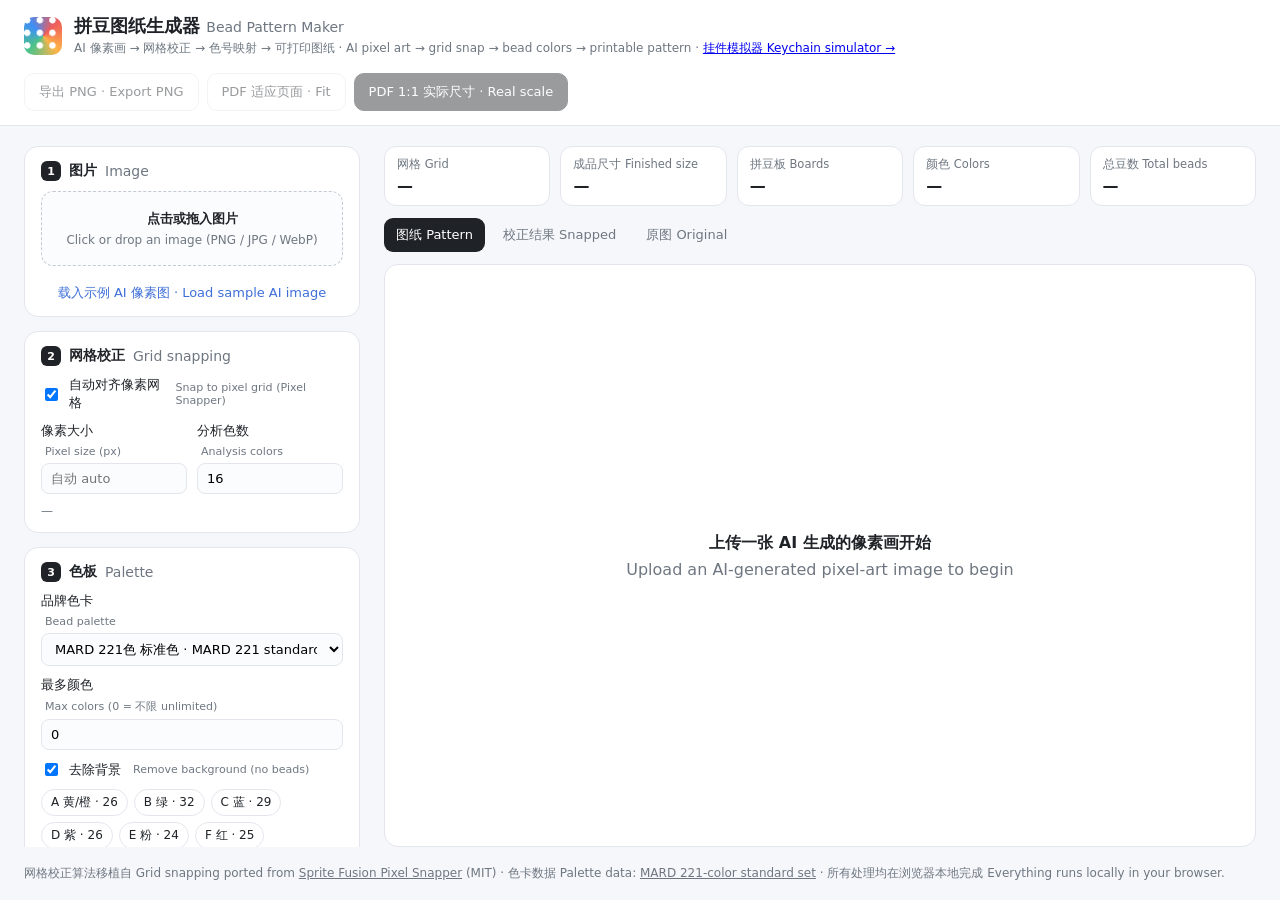
<file: index.html>
<!doctype html>
<html lang="zh-CN">
<head>
  <meta charset="utf-8" />
  <meta name="viewport" content="width=device-width, initial-scale=1" />
  <title>拼豆图纸生成器 · Bead Pattern Maker</title>
  <link rel="stylesheet" href="src/styles.css" />
  <script src="vendor/jspdf.umd.min.js"></script>
</head>
<body>
  <header class="topbar">
    <div class="brand">
      <span class="logo" aria-hidden="true"></span>
      <div>
        <h1>拼豆图纸生成器 <span>Bead Pattern Maker</span></h1>
        <p>AI 像素画 → 网格校正 → 色号映射 → 可打印图纸 · AI pixel art → grid snap → bead colors → printable pattern · <a href="simulator.html">挂件模拟器 Keychain simulator →</a></p>
      </div>
    </div>
    <div class="export">
      <button id="btn-png" class="btn" disabled>导出 PNG · Export PNG</button>
      <button id="btn-pdf-fit" class="btn" disabled>PDF 适应页面 · Fit</button>
      <button id="btn-pdf-real" class="btn primary" disabled>PDF 1:1 实际尺寸 · Real scale</button>
    </div>
  </header>

  <main class="layout">
    <aside class="panel">
      <section class="card">
        <h2><b>1</b> 图片 <span>Image</span></h2>
        <label id="drop" class="drop">
          <input id="file" type="file" accept="image/png,image/jpeg,image/webp,image/gif" hidden />
          <strong>点击或拖入图片</strong>
          <span>Click or drop an image (PNG / JPG / WebP)</span>
        </label>
        <button id="btn-sample" class="link">载入示例 AI 像素图 · Load sample AI image</button>
      </section>

      <section class="card">
        <h2><b>2</b> 网格校正 <span>Grid snapping</span></h2>
        <label class="check"><input id="snap-on" type="checkbox" checked /> 自动对齐像素网格 <em>Snap to pixel grid (Pixel Snapper)</em></label>
        <div class="row2">
          <label>像素大小 <em>Pixel size (px)</em>
            <input id="pixel-size" type="number" min="1" step="0.5" placeholder="自动 auto" />
          </label>
          <label>分析色数 <em>Analysis colors</em>
            <input id="k-colors" type="number" min="2" max="64" value="16" />
          </label>
        </div>
        <p class="hint" id="snap-info">—</p>
      </section>

      <section class="card">
        <h2><b>3</b> 色板 <span>Palette</span></h2>
        <label>品牌色卡 <em>Bead palette</em>
          <select id="palette"></select>
        </label>
        <label>最多颜色 <em>Max colors (0 = 不限 unlimited)</em>
          <input id="max-colors" type="number" min="0" max="300" value="0" />
        </label>
        <label class="check"><input id="remove-bg" type="checkbox" checked /> 去除背景 <em>Remove background (no beads)</em></label>
        <div class="series" id="series"></div>
        <details>
          <summary>排除颜色 Exclude colors <span id="excluded-count"></span></summary>
          <p class="hint">点击色块排除/恢复 · Click a swatch to exclude / restore</p>
          <div id="swatches" class="swatches"></div>
        </details>
      </section>

      <section class="card">
        <h2><b>4</b> 尺寸 <span>Size</span></h2>
        <div class="row2">
          <label>豆子规格 <em>Bead size</em>
            <select id="bead">
              <option value="2.6" selected>2.6 mm 迷你 Mini</option>
              <option value="5">5 mm 标准 Standard</option>
              <option value="custom">自定义 Custom</option>
            </select>
          </label>
          <label>间距 mm <em>Pitch (mm)</em>
            <input id="pitch" type="number" min="1" max="20" step="0.1" value="2.6" disabled />
          </label>
        </div>
        <div class="seg" role="radiogroup" id="size-mode">
          <label><input type="radio" name="mode" value="original" /><span>原始网格<em>Original</em></span></label>
          <label><input type="radio" name="mode" value="cm" checked /><span>限定尺寸<em>Fit within cm</em></span></label>
          <label><input type="radio" name="mode" value="beads" /><span>豆子数<em>Bead count</em></span></label>
        </div>
        <div class="row2" id="target-row">
          <label>最大宽 <em id="unit-w">Max width (cm)</em><input id="target-w" type="number" min="1" step="0.5" value="13" /></label>
          <label>最大高 <em id="unit-h">Max height (cm)</em><input id="target-h" type="number" min="1" step="0.5" value="13" /></label>
        </div>
        <label>拼豆板 <em>Pegboard</em>
          <select id="board">
            <option value="52" selected>52 × 52</option>
            <option value="29">29 × 29</option>
            <option value="50">50 × 50</option>
            <option value="26">26 × 26</option>
            <option value="custom">自定义 Custom</option>
          </select>
        </label>
        <input id="board-custom" type="number" min="5" max="200" value="52" hidden />
      </section>

      <section class="card">
        <h2><b>5</b> 显示 <span>Display</span></h2>
        <label class="check"><input id="show-codes" type="checkbox" checked /> 格内显示色号 <em>Codes in cells</em></label>
        <label>格子像素 <em>Cell size (preview/PNG)</em>
          <input id="cell-px" type="range" min="10" max="48" value="26" />
        </label>
      </section>
    </aside>

    <section class="main">
      <div class="stats" id="stats">
        <div><span>网格 Grid</span><b id="s-grid">—</b></div>
        <div><span>成品尺寸 Finished size</span><b id="s-size">—</b></div>
        <div><span>拼豆板 Boards</span><b id="s-boards">—</b></div>
        <div><span>颜色 Colors</span><b id="s-colors">—</b></div>
        <div><span>总豆数 Total beads</span><b id="s-total">—</b></div>
      </div>
      <div class="tabs" role="tablist">
        <button data-view="pattern" class="active">图纸 Pattern</button>
        <button data-view="snapped">校正结果 Snapped</button>
        <button data-view="original">原图 Original</button>
        <span id="status" class="status"></span>
      </div>
      <div class="viewer" id="viewer">
        <div class="empty" id="empty">
          <strong>上传一张 AI 生成的像素画开始</strong>
          <span>Upload an AI-generated pixel-art image to begin</span>
        </div>
      </div>
    </section>
  </main>
  <footer class="foot">
    网格校正算法移植自 Grid snapping ported from <a href="https://github.com/Hugo-Dz/spritefusion-pixel-snapper" target="_blank" rel="noopener">Sprite Fusion Pixel Snapper</a> (MIT) ·
    色卡数据 Palette data: <span id="palette-source"></span> · 所有处理均在浏览器本地完成 Everything runs locally in your browser.
  </footer>
  <script type="module" src="src/app.js"></script>
</body>
</html>
</file>
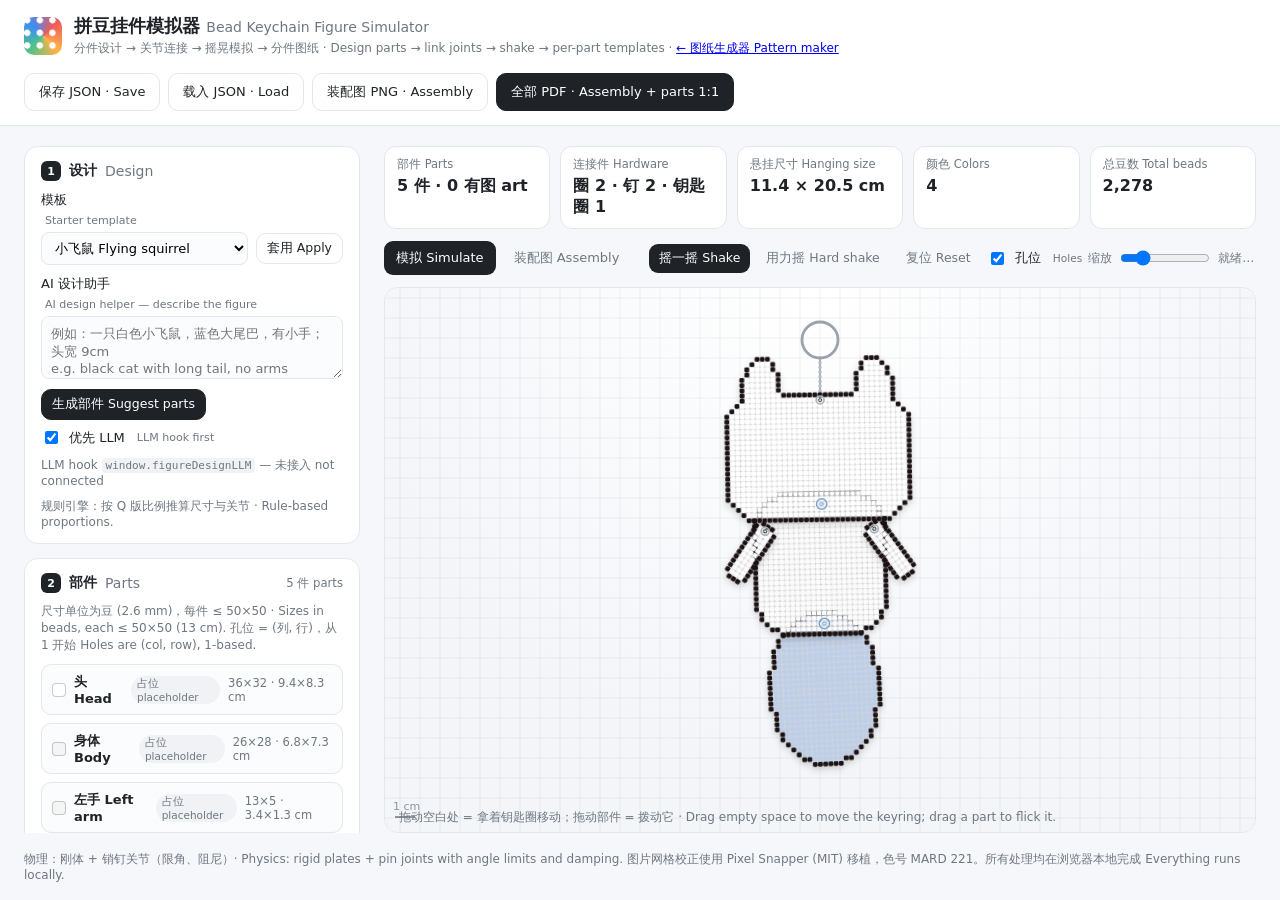
<file: simulator.html>
<!doctype html>
<html lang="zh-CN">
<head>
  <meta charset="utf-8" />
  <meta name="viewport" content="width=device-width, initial-scale=1" />
  <title>拼豆挂件模拟器 · Bead Keychain Figure Simulator</title>
  <link rel="stylesheet" href="src/styles.css" />
  <link rel="stylesheet" href="src/figure/figure.css" />
  <script src="vendor/jspdf.umd.min.js"></script>
</head>
<body>
  <header class="topbar">
    <div class="brand">
      <span class="logo" aria-hidden="true"></span>
      <div>
        <h1>拼豆挂件模拟器 <span>Bead Keychain Figure Simulator</span></h1>
        <p>分件设计 → 关节连接 → 摇晃模拟 → 分件图纸 · Design parts → link joints → shake → per-part templates · <a href="index.html">← 图纸生成器 Pattern maker</a></p>
      </div>
    </div>
    <div class="export">
      <button id="btn-save" class="btn">保存 JSON · Save</button>
      <label class="btn">载入 JSON · Load<input id="file-load" type="file" accept="application/json,.json" hidden /></label>
      <button id="btn-assembly-png" class="btn">装配图 PNG · Assembly</button>
      <button id="btn-figure-pdf" class="btn primary">全部 PDF · Assembly + parts 1:1</button>
    </div>
  </header>

  <main class="layout">
    <aside class="panel">
      <section class="card">
        <h2><b>1</b> 设计 <span>Design</span></h2>
        <label>模板 <em>Starter template</em>
          <div class="inline">
            <select id="template"></select>
            <button id="btn-template" class="btn small">套用 Apply</button>
          </div>
        </label>
        <label>AI 设计助手 <em>AI design helper — describe the figure</em>
          <textarea id="ai-text" rows="3" placeholder="例如：一只白色小飞鼠，蓝色大尾巴，有小手；头宽 9cm&#10;e.g. black cat with long tail, no arms"></textarea>
        </label>
        <div class="inline">
          <button id="btn-ai" class="btn small primary">生成部件 Suggest parts</button>
          <label class="check"><input id="ai-llm" type="checkbox" checked /> 优先 LLM <em>LLM hook first</em></label>
        </div>
        <p class="hint">LLM hook <code>window.figureDesignLLM</code> <span id="llm-state"></span></p>
        <p class="hint" id="ai-info">规则引擎：按 Q 版比例推算尺寸与关节 · Rule-based proportions.</p>
      </section>

      <section class="card">
        <h2><b>2</b> 部件 <span>Parts</span> <small id="part-count"></small></h2>
        <p class="hint">尺寸单位为豆 (2.6 mm)，每件 ≤ 50×50 · Sizes in beads, each ≤ 50×50 (13 cm). 孔位 = (列, 行)，从 1 开始 Holes are (col, row), 1-based.</p>
        <div id="parts"></div>
        <button id="btn-add" class="btn small">＋ 添加部件 Add part</button>
      </section>

      <section class="card">
        <h2><b>3</b> 挂链 <span>Chain</span></h2>
        <div class="row2">
          <label>节数 <em>Links</em><input id="chain-links" type="number" min="0" max="8" value="3" /></label>
          <label>每节 mm <em>Link length</em><input id="chain-len" type="number" min="2" max="20" value="7" /></label>
        </div>
      </section>
    </aside>

    <section class="main">
      <div class="stats" id="stats">
        <div><span>部件 Parts</span><b id="s-parts">—</b></div>
        <div><span>连接件 Hardware</span><b id="s-hw">—</b></div>
        <div><span>悬挂尺寸 Hanging size</span><b id="s-size">—</b></div>
        <div><span>颜色 Colors</span><b id="s-colors">—</b></div>
        <div><span>总豆数 Total beads</span><b id="s-total">—</b></div>
      </div>
      <div class="tabs" role="tablist">
        <button data-view="sim" class="active">模拟 Simulate</button>
        <button data-view="assembly">装配图 Assembly</button>
        <span class="toolbar" id="sim-tools">
          <button id="btn-shake" class="btn small primary">摇一摇 Shake</button>
          <button id="btn-shake-hard" class="btn small">用力摇 Hard shake</button>
          <button id="btn-reset" class="btn small">复位 Reset</button>
          <label class="check"><input id="show-joints" type="checkbox" checked /> 孔位 <em>Holes</em></label>
          <label class="zoom">缩放 <input id="zoom" type="range" min="1" max="6" step="0.1" value="3" /></label>
        </span>
        <span id="status" class="status"></span>
      </div>
      <div class="viewer sim-viewer" id="viewer">
        <canvas id="sim" class="sim"></canvas>
        <div id="assembly" class="assembly" hidden></div>
        <p class="sim-hint" id="sim-hint">拖动空白处 = 拿着钥匙圈移动；拖动部件 = 拨动它 · Drag empty space to move the keyring; drag a part to flick it.</p>
        <ul class="issues" id="issues"></ul>
      </div>
    </section>
  </main>
  <footer class="foot">
    物理：刚体 + 销钉关节（限角、阻尼）· Physics: rigid plates + pin joints with angle limits and damping. 图片网格校正使用 Pixel Snapper (MIT) 移植，色号 MARD 221。所有处理均在浏览器本地完成 Everything runs locally.
  </footer>
  <script type="module" src="src/figure/figure-app.js"></script>
</body>
</html>
</file>
<file: src/styles.css>
:root {
  --bg: #f6f7fb;
  --card: #ffffff;
  --ink: #1f2328;
  --muted: #6e7781;
  --line: #e3e6ec;
  --accent: #ef5b5b;
  --accent-2: #ffb347;
  --radius: 14px;
  font-family: "Inter", "Noto Sans CJK SC", "PingFang SC", "Microsoft YaHei", system-ui, sans-serif;
  color: var(--ink);
  background: var(--bg);
}
* { box-sizing: border-box; }
body { margin: 0; height: 100vh; display: flex; flex-direction: column; overflow: hidden; }
em { font-style: normal; color: var(--muted); font-size: 0.85em; margin-left: 4px; }

.topbar {
  display: flex; align-items: center; justify-content: space-between; gap: 16px; flex-wrap: wrap;
  padding: 14px 24px; background: var(--card); border-bottom: 1px solid var(--line);
  position: sticky; top: 0; z-index: 5;
}
.brand { display: flex; gap: 12px; align-items: center; }
.logo {
  width: 38px; height: 38px; border-radius: 10px; flex: none;
  background:
    radial-gradient(circle at 25% 25%, #fff 0 3px, transparent 3.5px) 0 0 / 12.66px 12.66px,
    conic-gradient(from 45deg, var(--accent), var(--accent-2), #4cc38a, #3e8ef7, var(--accent));
}
h1 { margin: 0; font-size: 18px; }
h1 span { font-weight: 500; color: var(--muted); font-size: 14px; }
.brand p { margin: 2px 0 0; color: var(--muted); font-size: 12px; }
.export { display: flex; gap: 8px; flex-wrap: wrap; }

.btn {
  border: 1px solid var(--line); background: var(--card); color: var(--ink);
  padding: 9px 14px; border-radius: 10px; font: inherit; font-size: 13px; cursor: pointer;
  transition: all .15s;
}
.btn:hover:not(:disabled) { border-color: var(--ink); }
.btn.primary { background: var(--ink); color: #fff; border-color: var(--ink); }
.btn:disabled { opacity: .45; cursor: not-allowed; }
.link { background: none; border: 0; color: #3e6fd8; padding: 8px 0 0; cursor: pointer; font: inherit; font-size: 13px; }

.layout { flex: 1; display: grid; grid-template-columns: 340px minmax(0, 1fr); grid-template-rows: minmax(0, 1fr); gap: 20px; padding: 20px 24px 8px; min-height: 0; }
.panel { display: flex; flex-direction: column; gap: 14px; overflow-y: auto; min-height: 0; padding-right: 4px; }
.panel .card { flex: none; }
.card { background: var(--card); border: 1px solid var(--line); border-radius: var(--radius); padding: 14px 16px; display: flex; flex-direction: column; gap: 10px; }
.card h2 { margin: 0; font-size: 14px; display: flex; align-items: center; gap: 8px; }
.card h2 b { width: 20px; height: 20px; border-radius: 6px; background: var(--ink); color: #fff; font-size: 11px; display: grid; place-items: center; }
.card h2 span { color: var(--muted); font-weight: 500; }
.card label { display: flex; flex-direction: column; gap: 5px; font-size: 13px; }
.card input[type=number], .card select {
  font: inherit; font-size: 13px; padding: 7px 9px; border: 1px solid var(--line); border-radius: 8px; background: #fbfcfd; width: 100%;
}
.card input:disabled { color: var(--muted); }
.row2 { display: grid; grid-template-columns: 1fr 1fr; gap: 10px; align-items: end; }
.check { flex-direction: row !important; align-items: center; gap: 8px !important; }
.check.tight { padding-bottom: 8px; }
.hint { margin: 0; font-size: 12px; color: var(--muted); }

.drop {
  border: 1.5px dashed #c4cad4; border-radius: 12px; padding: 18px; text-align: center; cursor: pointer;
  display: flex; flex-direction: column; gap: 4px; align-items: center !important; transition: all .15s; background: #fbfcfd;
}
.drop span { color: var(--muted); font-size: 12px; }
.drop.over, .drop:hover { border-color: var(--accent); background: #fff6f5; }
.drop img { max-width: 100%; max-height: 120px; image-rendering: pixelated; border-radius: 8px; }

.seg { display: grid; grid-template-columns: repeat(3, 1fr); background: #f0f2f6; border-radius: 10px; padding: 3px; gap: 3px; }
.seg label { cursor: pointer; }
.seg input { display: none; }
.seg span { display: flex; flex-direction: column; align-items: center; padding: 6px 2px; border-radius: 8px; font-size: 12px; }
.seg span em { margin: 0; font-size: 10.5px; }
.seg input:checked + span { background: var(--card); box-shadow: 0 1px 3px rgba(0,0,0,.12); font-weight: 600; }

.series { display: flex; flex-wrap: wrap; gap: 6px; }
.chip { font-size: 12px; border: 1px solid var(--line); border-radius: 999px; padding: 4px 9px; background: var(--card); cursor: pointer; user-select: none; }
.chip.off { text-decoration: line-through; color: var(--muted); background: #f0f2f6; }
details summary { cursor: pointer; font-size: 13px; }
.swatches { display: grid; grid-template-columns: repeat(auto-fill, minmax(34px, 1fr)); gap: 4px; margin-top: 8px; max-height: 260px; overflow: auto; }
.sw { aspect-ratio: 1; border-radius: 6px; border: 1px solid rgba(0,0,0,.12); font-size: 9.5px; font-weight: 600; display: grid; place-items: center; cursor: pointer; padding: 0; }
.sw.off { opacity: .25; outline: 2px solid var(--accent); outline-offset: -2px; }

.main { display: flex; flex-direction: column; gap: 12px; min-width: 0; }
.stats { display: grid; grid-template-columns: repeat(5, 1fr); gap: 10px; }
.stats div { background: var(--card); border: 1px solid var(--line); border-radius: 12px; padding: 10px 12px; display: flex; flex-direction: column; gap: 4px; }
.stats span { color: var(--muted); font-size: 11.5px; }
.stats b { font-size: 16px; }
.tabs { display: flex; gap: 6px; align-items: center; }
.tabs button { border: 0; background: none; padding: 8px 12px; border-radius: 9px; font: inherit; font-size: 13px; cursor: pointer; color: var(--muted); }
.tabs button.active { background: var(--ink); color: #fff; }
.status { margin-left: auto; font-size: 12px; color: var(--muted); }
.status.err { color: var(--accent); }
.viewer {
  flex: 1; background: var(--card); border: 1px solid var(--line); border-radius: var(--radius);
  overflow: auto; min-height: 0; display: flex; padding: 16px;
}
.viewer > canvas, .viewer > img { margin: auto; display: block; image-rendering: pixelated; }
.viewer > img.scaled { width: min(100%, 720px); height: auto; }
.empty { margin: auto; text-align: center; display: flex; flex-direction: column; gap: 6px; color: var(--muted); }
.empty strong { color: var(--ink); font-size: 16px; }
.foot { padding: 10px 24px 18px; font-size: 12px; color: var(--muted); }
.foot a { color: inherit; }

@media (max-width: 960px) {
  body { height: auto; overflow: visible; }
  .layout { grid-template-columns: 1fr; grid-template-rows: auto; }
  .panel { overflow: visible; }
  .stats { grid-template-columns: repeat(2, 1fr); }
  .viewer { min-height: 480px; }
}
</file>
<file: src/figure/figure.css>
.inline { display: flex; gap: 8px; align-items: center; flex-wrap: wrap; }
.inline select { flex: 1; }
.btn.small { padding: 6px 10px; font-size: 12.5px; }
textarea {
  font: inherit; font-size: 13px; padding: 8px 9px; border: 1px solid var(--line); border-radius: 8px;
  background: #fbfcfd; resize: vertical; width: 100%;
}
.card h2 small { margin-left: auto; color: var(--muted); font-weight: 500; }
.hint code { font-size: 11px; background: #f0f2f6; padding: 1px 4px; border-radius: 4px; }

.part { border: 1px solid var(--line); border-radius: 10px; margin-bottom: 8px; background: #fbfcfd; }
.part > summary {
  list-style: none; display: flex; align-items: center; gap: 8px; padding: 8px 10px; cursor: pointer; font-size: 13px;
}
.part > summary::-webkit-details-marker { display: none; }
.part > summary .dot { width: 14px; height: 14px; border-radius: 4px; border: 1px solid rgba(0,0,0,.2); flex: none; }
.part > summary .meta { margin-left: auto; color: var(--muted); font-size: 11.5px; }
.part > summary .art { font-size: 10.5px; padding: 1px 6px; border-radius: 999px; background: #e9f5ee; color: #1a7f45; }
.part > summary .art.ph { background: #f0f2f6; color: var(--muted); }
.part .body { padding: 4px 10px 10px; display: grid; grid-template-columns: 1fr 1fr; gap: 8px; }
.part .body label { font-size: 12px; gap: 3px; }
.part .body .full { grid-column: 1 / -1; }
.part .body .pair { display: flex; gap: 4px; }
.part .body input[type=color] { width: 100%; height: 32px; border: 1px solid var(--line); border-radius: 8px; padding: 2px; background: #fff; }
.part .actions { grid-column: 1 / -1; display: flex; gap: 6px; flex-wrap: wrap; }
.part .actions .danger { color: var(--accent); }

.tabs button, .toolbar, .toolbar .btn { white-space: nowrap; }
.toolbar { display: flex; gap: 6px; align-items: center; margin-left: 12px; }
.toolbar .zoom input { width: 90px; }
.tabs .status { min-width: 0; flex: 1 1 0; text-align: right; white-space: nowrap; overflow: hidden; text-overflow: ellipsis; }
.toolbar .check { font-size: 12.5px; display: flex; gap: 4px; align-items: center; }
.toolbar .zoom { font-size: 12px; color: var(--muted); display: flex; gap: 6px; align-items: center; }
.sim-viewer { position: relative; padding: 0; overflow: hidden; }
.sim-viewer canvas.sim {
  width: 100%; height: 100%; display: block; touch-action: none; cursor: grab; margin: 0; image-rendering: auto;
  background: radial-gradient(circle at 50% 0%, #ffffff 0, #f3f5f9 70%);
}
.sim-viewer canvas.sim.dragging { cursor: grabbing; }
.assembly { position: absolute; inset: 0; overflow: auto; padding: 16px; background: #fff; }
.assembly canvas { display: block; margin: 0 auto; max-width: 100%; height: auto; }
.sim-hint { position: absolute; left: 14px; bottom: 6px; margin: 0; font-size: 12px; color: var(--muted); pointer-events: none; }
.issues { position: absolute; right: 12px; top: 10px; margin: 0; padding: 0; list-style: none; max-width: 360px; }
.issues li { background: #fff4e5; color: #8a5300; border: 1px solid #f5d6a6; border-radius: 8px; padding: 6px 10px; font-size: 12px; margin-bottom: 6px; }
</file>
